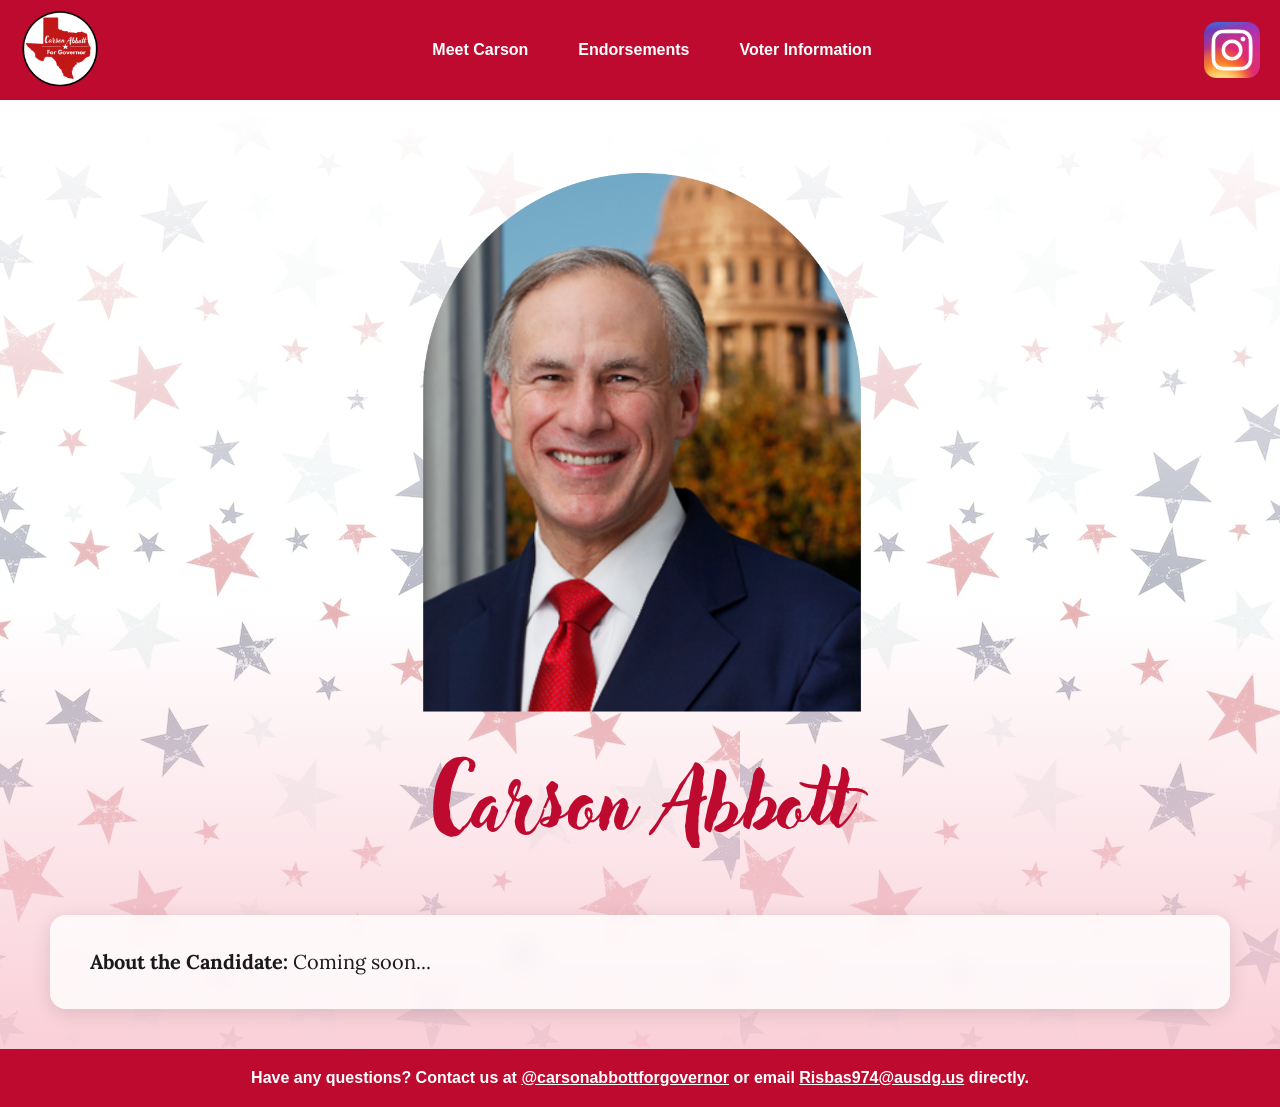
<file: Index.html>
<!DOCTYPE html>
<html lang="en">
<head>
    <meta charset="UTF-8">
    <meta name="viewport" content="width=device-width, initial-scale=1.0">
    <title>Carson Abbott for Governor</title>
    <link rel="icon" href="favicon.ico">
    <link rel="stylesheet" href="shared.css">
    <script src="nav.js" defer></script>
</head>
<body>
    <!--Nav bar -->
    <nav class="navbar">
        <a href="Index.html" class="nav-logo">
            <img src="favicon.ico" alt="Carson Abbott for Governor logo">
        </a>

        <ul class="nav-links" id="nav-links">
            <li><a href="Index.html">Meet Carson</a></li>
            <li><a href="Endorsements.html">Endorsements</a></li>
            <li><a href="VoterInformation.html">Voter Information</a></li>
        </ul>
        <a href="https://www.instagram.com/carsonabbottforgovernor" class="nav-instagram" target="_blank">
            <img src="Instagramicon.png" alt="Instagram">
        </a>
        <button class="hamburger" aria-label="Open menu" aria-expanded="false" aria-controls="nav-links">&#9776;</button>
    </nav>
    <!--nav bar ends here-->
    <main>
        <img class="main-pic" src="Placeholder.png" alt="Image of Carson Abbott">
        <h1 class="name">Carson Abbott</h1>
        <p class="biography"><strong>About the Candidate:</strong> Coming soon...</p>
    </main>

    <!--Footer -->
    <footer class="footer">
        Have any questions? Contact us at <a href="https://www.instagram.com/carsonabbottforgovernor" target="_blank">@carsonabbottforgovernor</a> or email <a href="mailto:risbas974@ausdg.us">Risbas974@ausdg.us</a> directly.
    </footer>
</body>
</html>
</file>
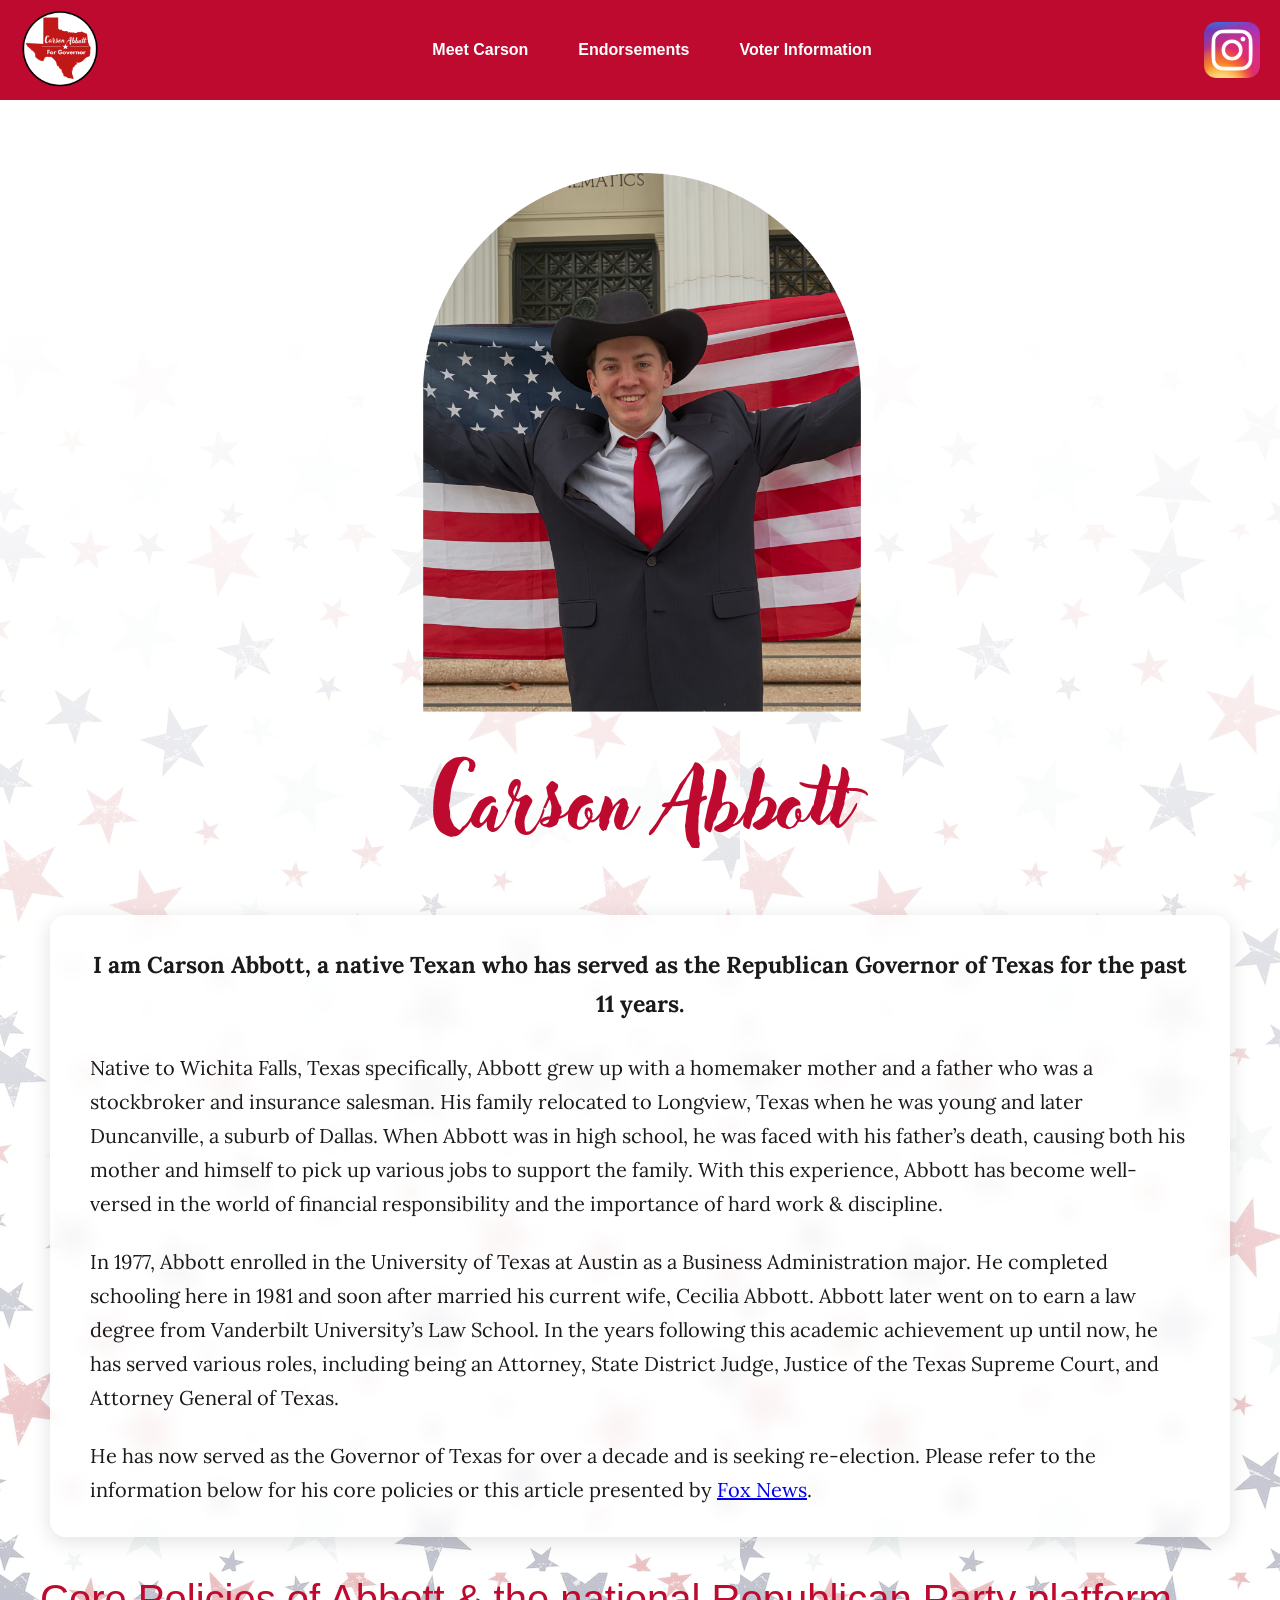
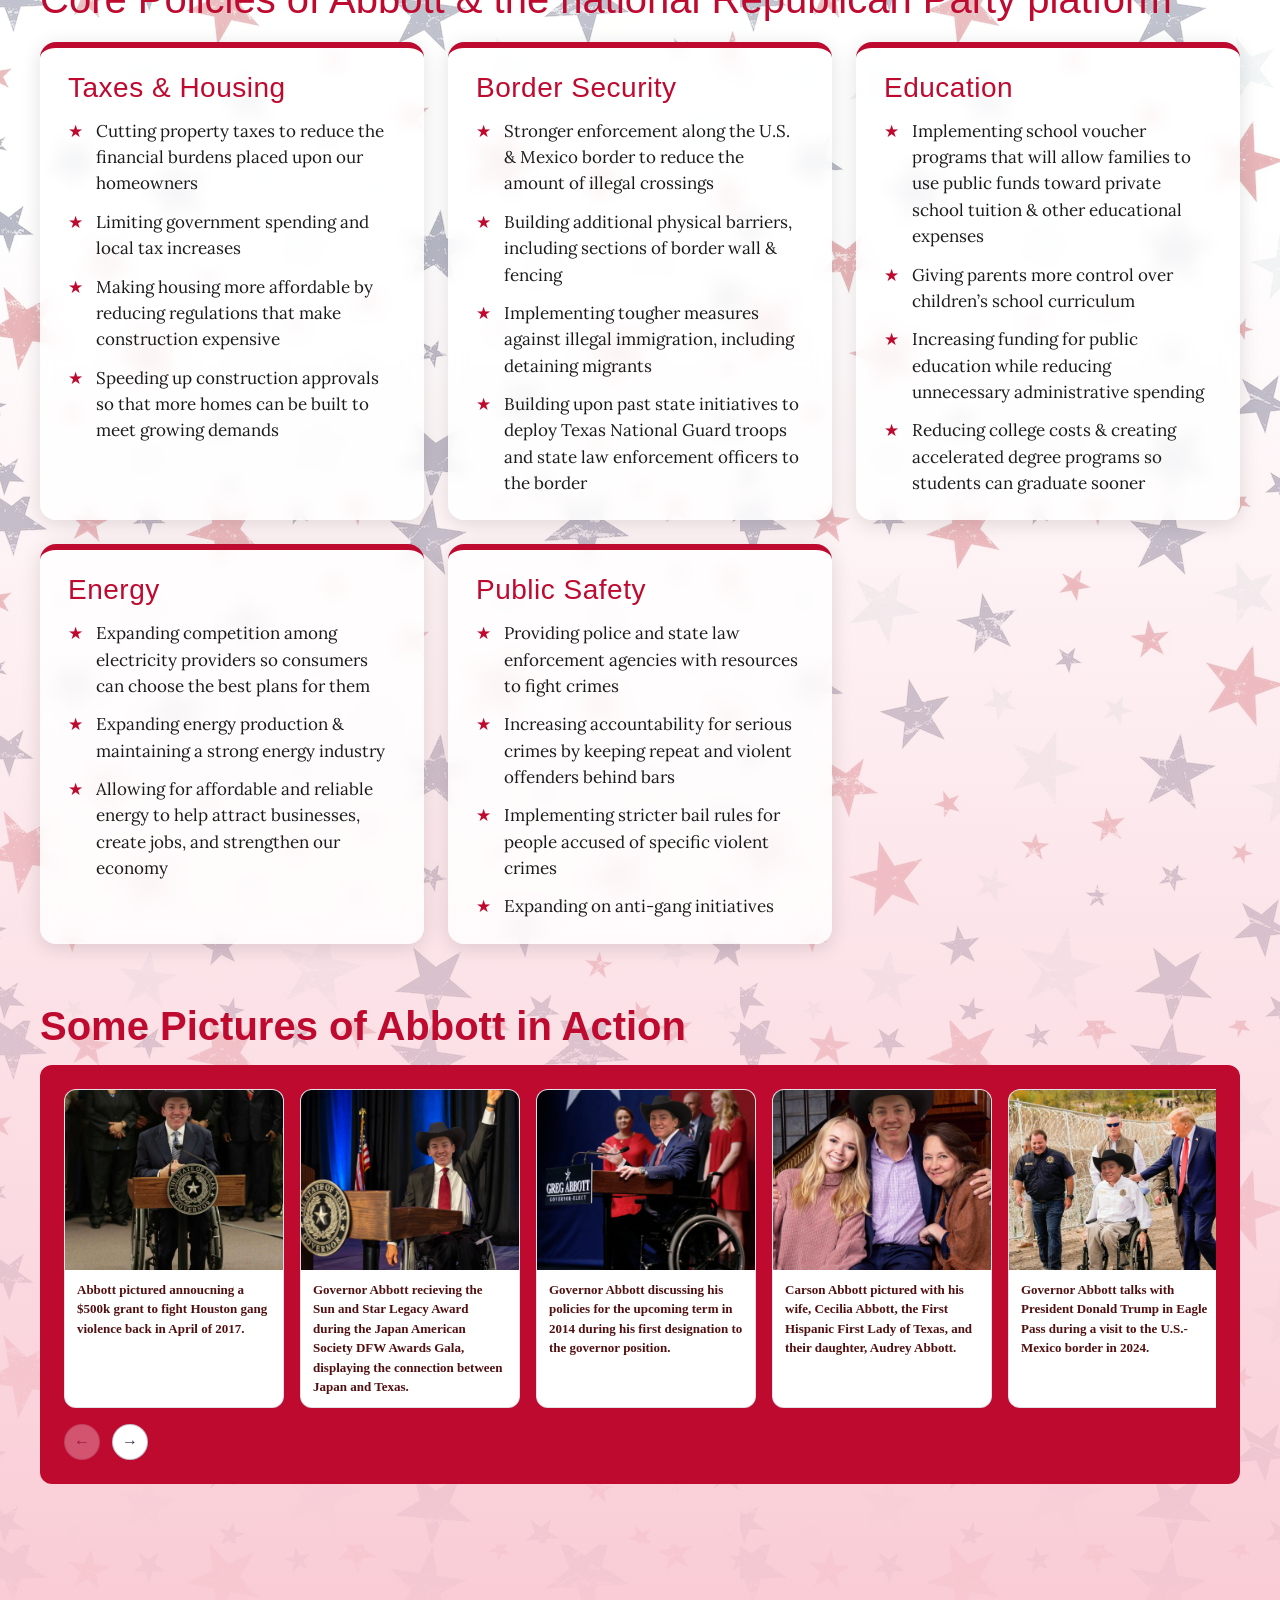
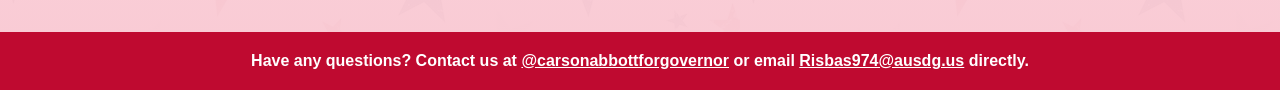
<file: index.html>
<!DOCTYPE html>
<html lang="en">
<head>
    <meta charset="UTF-8">
    <meta name="viewport" content="width=device-width, initial-scale=1.0">
    <title>Carson Abbott for Governor</title>
    <link rel="icon" href="favicon.ico">
    <link rel="stylesheet" href="shared.css">
    <script src="nav.js" defer></script>
</head>
<!-- Google tag (gtag.js) -->
<script async src="https://www.googletagmanager.com/gtag/js?id=G-7JBS8N11RR"></script>
<script>
  window.dataLayer = window.dataLayer || [];
  function gtag(){dataLayer.push(arguments);}
  gtag('js', new Date());

  gtag('config', 'G-7JBS8N11RR');
</script>
<body>
    <!--Nav bar -->
    <nav class="navbar">
        <a href="index.html" class="nav-logo">
            <img src="favicon.ico" alt="Carson Abbott for Governor logo">
        </a>

        <ul class="nav-links" id="nav-links">
            <li><a href="index.html">Meet Carson</a></li>
            <li><a href="Endorsements.html">Endorsements</a></li>
            <li><a href="VoterInformation.html">Voter Information</a></li>
        </ul>
        <a href="https://www.instagram.com/carsonabbottforgovernor" class="nav-instagram" target="_blank">
            <img src="Instagramicon.png" alt="Instagram">
        </a>
        <button class="hamburger" aria-label="Open menu" aria-expanded="false" aria-controls="nav-links">&#9776;</button>
    </nav>
    <!--nav bar ends here-->
    <main>
        <img class="main-pic" src="BiographyPicture.png" alt="Image of Carson Abbott">
        <h1 class="name">Carson Abbott</h1>
        <!--Biography-->
        <div class="biography">
            <p class="bio-intro">I am Carson Abbott, a native Texan who has served as the Republican Governor of Texas for the past 11 years.</p>
            <p>Native to Wichita Falls, Texas specifically, Abbott grew up with a homemaker mother and a father who was a stockbroker and insurance salesman. His family relocated to Longview, Texas when he was young and later Duncanville, a suburb of Dallas. When Abbott was in high school, he was faced with his father’s death, causing both his mother and himself to pick up various jobs to support the family. With this experience, Abbott has become well-versed in the world of financial responsibility and the importance of hard work &amp; discipline.</p>
            <p>In 1977, Abbott enrolled in the University of Texas at Austin as a Business Administration major. He completed schooling here in 1981 and soon after married his current wife, Cecilia Abbott. Abbott later went on to earn a law degree from Vanderbilt University’s Law School. In the years following this academic achievement up until now, he has served various roles, including being an Attorney, State District Judge, Justice of the Texas Supreme Court, and Attorney General of Texas.</p>
            <p>He has now served as the Governor of Texas for over a decade and is seeking re-election. Please refer to the information below for his core policies or this article presented by <a href="https://www.canva.com/design/DAHYxMOsAAo/20WUW53Wy_b_ZSEaHVXmZw/edit">Fox News</a>.</p>
        </div>

        <!--Core policies-->
        <section class="policies-section">
            <h2 class="policies-title">Core Policies of Abbott & the national Republican Party platform</h2>
            <div class="policy-grid">
                <div class="policy-card">
                    <h3>Taxes &amp; Housing</h3>
                    <ul>
                        <li>Cutting property taxes to reduce the financial burdens placed upon our homeowners</li>
                        <li>Limiting government spending and local tax increases</li>
                        <li>Making housing more affordable by reducing regulations that make construction expensive</li>
                        <li>Speeding up construction approvals so that more homes can be built to meet growing demands</li>
                    </ul>
                </div>
                <div class="policy-card">
                    <h3>Border Security</h3>
                    <ul>
                        <li>Stronger enforcement along the U.S. &amp; Mexico border to reduce the amount of illegal crossings</li>
                        <li>Building additional physical barriers, including sections of border wall &amp; fencing</li>
                        <li>Implementing tougher measures against illegal immigration, including detaining migrants</li>
                        <li>Building upon past state initiatives to deploy Texas National Guard troops and state law enforcement officers to the border</li>
                    </ul>
                </div>
                <div class="policy-card">
                    <h3>Education</h3>
                    <ul>
                        <li>Implementing school voucher programs that will allow families to use public funds toward private school tuition &amp; other educational expenses</li>
                        <li>Giving parents more control over children’s school curriculum</li>
                        <li>Increasing funding for public education while reducing unnecessary administrative spending</li>
                        <li>Reducing college costs &amp; creating accelerated degree programs so students can graduate sooner</li>
                    </ul>
                </div>
                <div class="policy-card">
                    <h3>Energy</h3>
                    <ul>
                        <li>Expanding competition among electricity providers so consumers can choose the best plans for them</li>
                        <li>Expanding energy production &amp; maintaining a strong energy industry</li>
                        <li>Allowing for affordable and reliable energy to help attract businesses, create jobs, and strengthen our economy</li>
                    </ul>
                </div>
                <div class="policy-card">
                    <h3>Public Safety</h3>
                    <ul>
                        <li>Providing police and state law enforcement agencies with resources to fight crimes</li>
                        <li>Increasing accountability for serious crimes by keeping repeat and violent offenders behind bars</li>
                        <li>Implementing stricter bail rules for people accused of specific violent crimes</li>
                        <li>Expanding on anti-gang initiatives</li>
                    </ul>
                </div>
            </div>
        </section>

        <!--Pictures of Carson Abbott-->
    <div class="activities-section">
    <h1 class="activities">Some Pictures of Abbott in Action</h1>
    <div class="carousel">
        <div class="carousel-wrapper">
            <div class="carousel-track">
                <div class="carousel-slide">
                    <img src="AbbottFightingGangViolence.png" alt="Abbott giving a speech about gang violence.">
                    <div class="slide-caption">Abbott pictured annoucning a $500k grant to fight Houston gang violence back in April of 2017.</div>
                </div>
                <div class="carousel-slide">
                    <img src="AbbottGettingAward.png" alt="Abbott recieving the Sun and Star Legacy Award.">
                    <div class="slide-caption">Governor Abbott recieving the Sun and Star Legacy Award during the Japan American Society DFW Awards Gala, displaying the connection between Japan and Texas.</div>
                </div>
                <div class="carousel-slide">
                    <img src="AbbottDiscussingPolicies.png" alt="Abbott Discussing Policies upon his first election.">
                    <div class="slide-caption"> Governor Abbott discussing his policies for the upcoming term in 2014 during his first designation to the governor position.</div>
                </div>
                <div class="carousel-slide">
                    <img src="AbbottFamily.png" alt="Carson Abbott with his Family">
                    <div class="slide-caption">Carson Abbott pictured with his wife, Cecilia Abbott, the First Hispanic First Lady of Texas, and their daughter, Audrey Abbott. </div>
                </div>
                <div class="carousel-slide">
                    <img src="AbbottAtBorder.png" alt="Abbott discussing border policies with President Trump.">
                    <div class="slide-caption">Governor Abbott talks with President Donald Trump in Eagle Pass during a visit to the U.S.- Mexico border in 2024. </div>
                </div>
                <div class="carousel-slide">
                    <img src="AbbottInACampaign.png" alt="Abbott in a Re-election campaign event">
                    <div class="slide-caption">Carson Abbott at his 2022 re-election campaign event, speaking to the people.</div>
                </div>
                <div class="carousel-slide">
                    <img src="AbbottSpeech.png" alt="Abbott giving a speech">
                    <div class="slide-caption">Governor Abbott speaking at a press conference at the Texas Capitol in Austin.</div>
                </div>
            </div>
        </div>
        <div class="carousel-controls">
            <button class="carousel-btn prev-btn" disabled>&#8592;</button>
            <button class="carousel-btn next-btn">&#8594;</button>
        </div>
    </div>
    <script>
        (function() {
            var carousel = document.querySelector('.activities-section .carousel');
            var track = carousel.querySelector('.carousel-track');
            var slides = track.querySelectorAll('.carousel-slide');
            var prevBtn = carousel.querySelector('.prev-btn');
            var nextBtn = carousel.querySelector('.next-btn');
            var current = 0;
            var total = slides.length;

            function getSlideWidth() {
                return slides[0].offsetWidth + 16;
            }

            function goTo(n) {
                current = Math.max(0, Math.min(n, total - 1));
                track.style.transform = 'translateX(-' + (current * getSlideWidth()) + 'px)';
                prevBtn.disabled = current === 0;
                nextBtn.disabled = current === total - 1;
            }

            prevBtn.addEventListener('click', function() { goTo(current - 1); });
            nextBtn.addEventListener('click', function() { goTo(current + 1); });
            window.addEventListener('resize', function() {
                track.style.transform = 'translateX(-' + (current * getSlideWidth()) + 'px)';
            });
        })();
    </script>
</div>
<br class="linebreak">
<br class="linebreak">
<br class="linebreak">
<br class="linebreak">
<br class="linebreak">
<br class="linebreak">
</main>

    <!--Footer -->
    <footer class="footer">
        Have any questions? Contact us at <a href="https://www.instagram.com/carsonabbottforgovernor" target="_blank">@carsonabbottforgovernor</a> or email <a href="mailto:risbas974@ausdg.us">Risbas974@ausdg.us</a> directly.
    </footer>
</body>
</html>
</file>
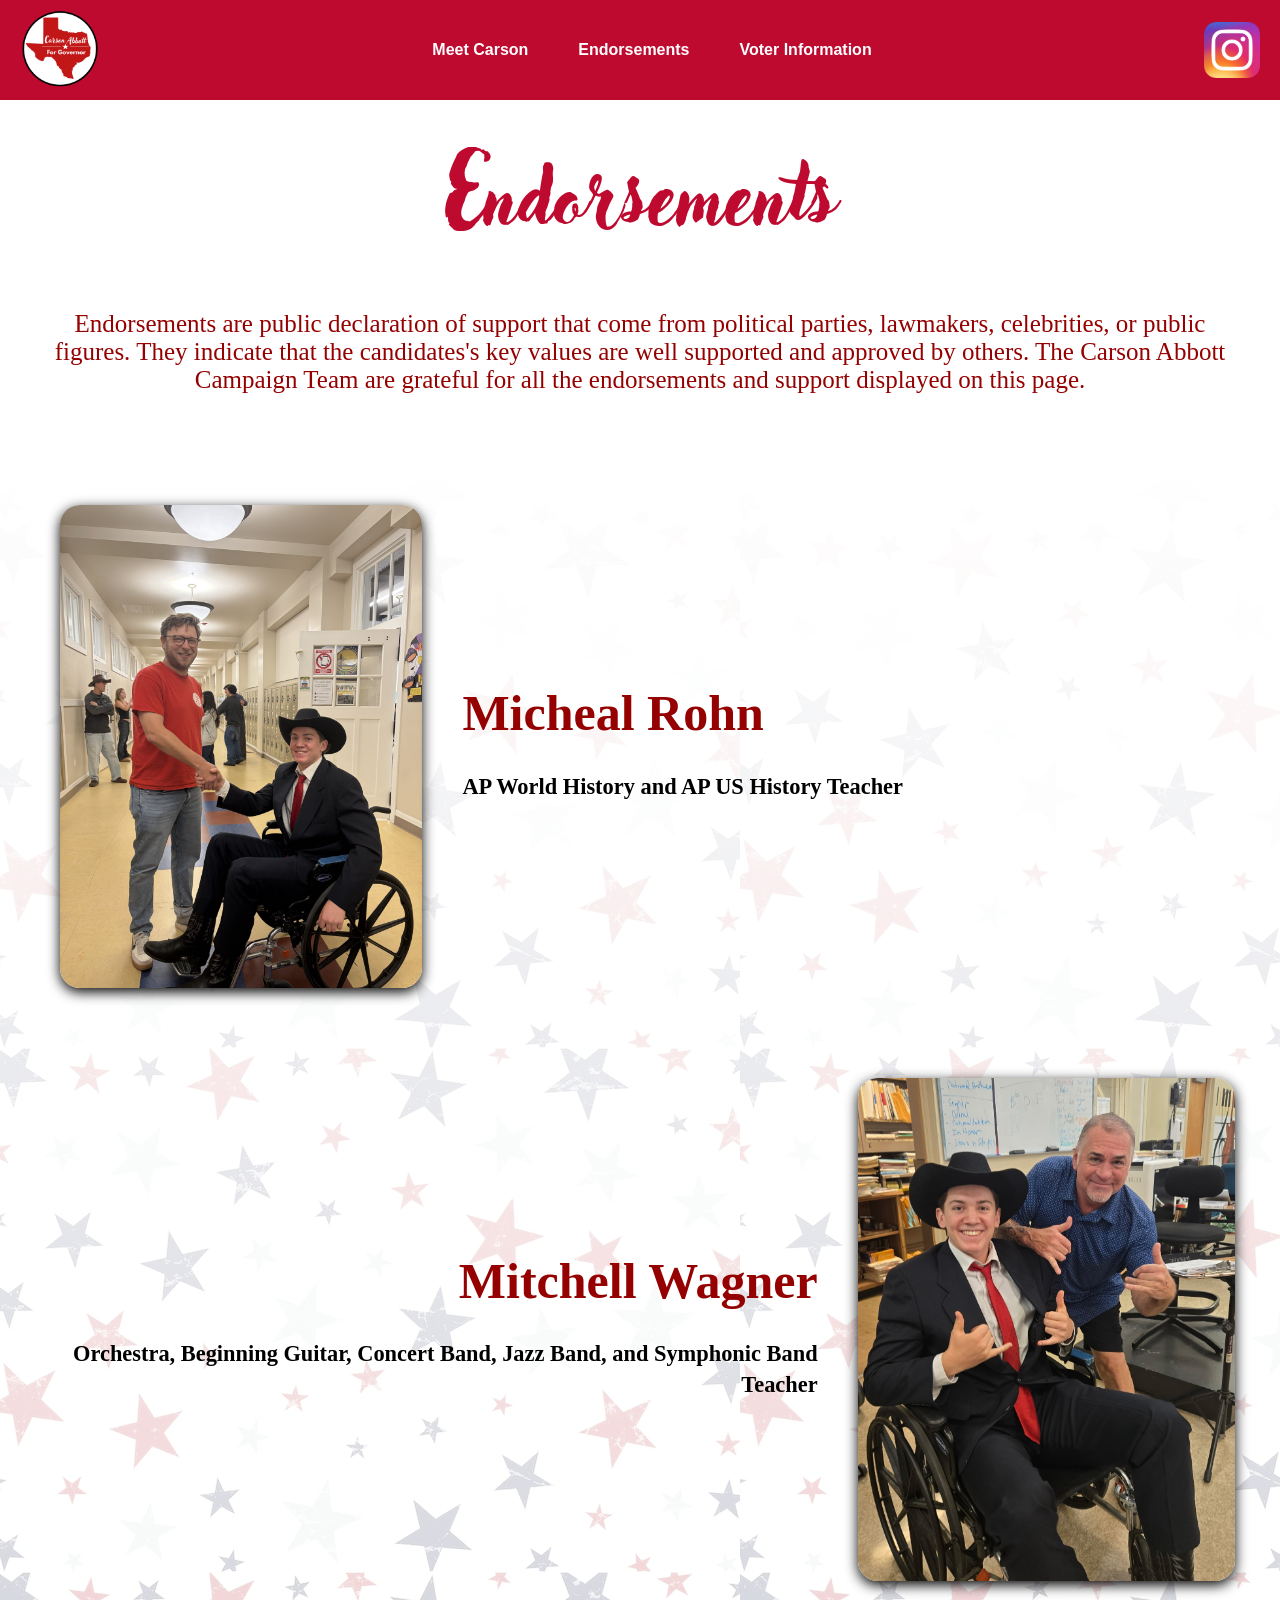
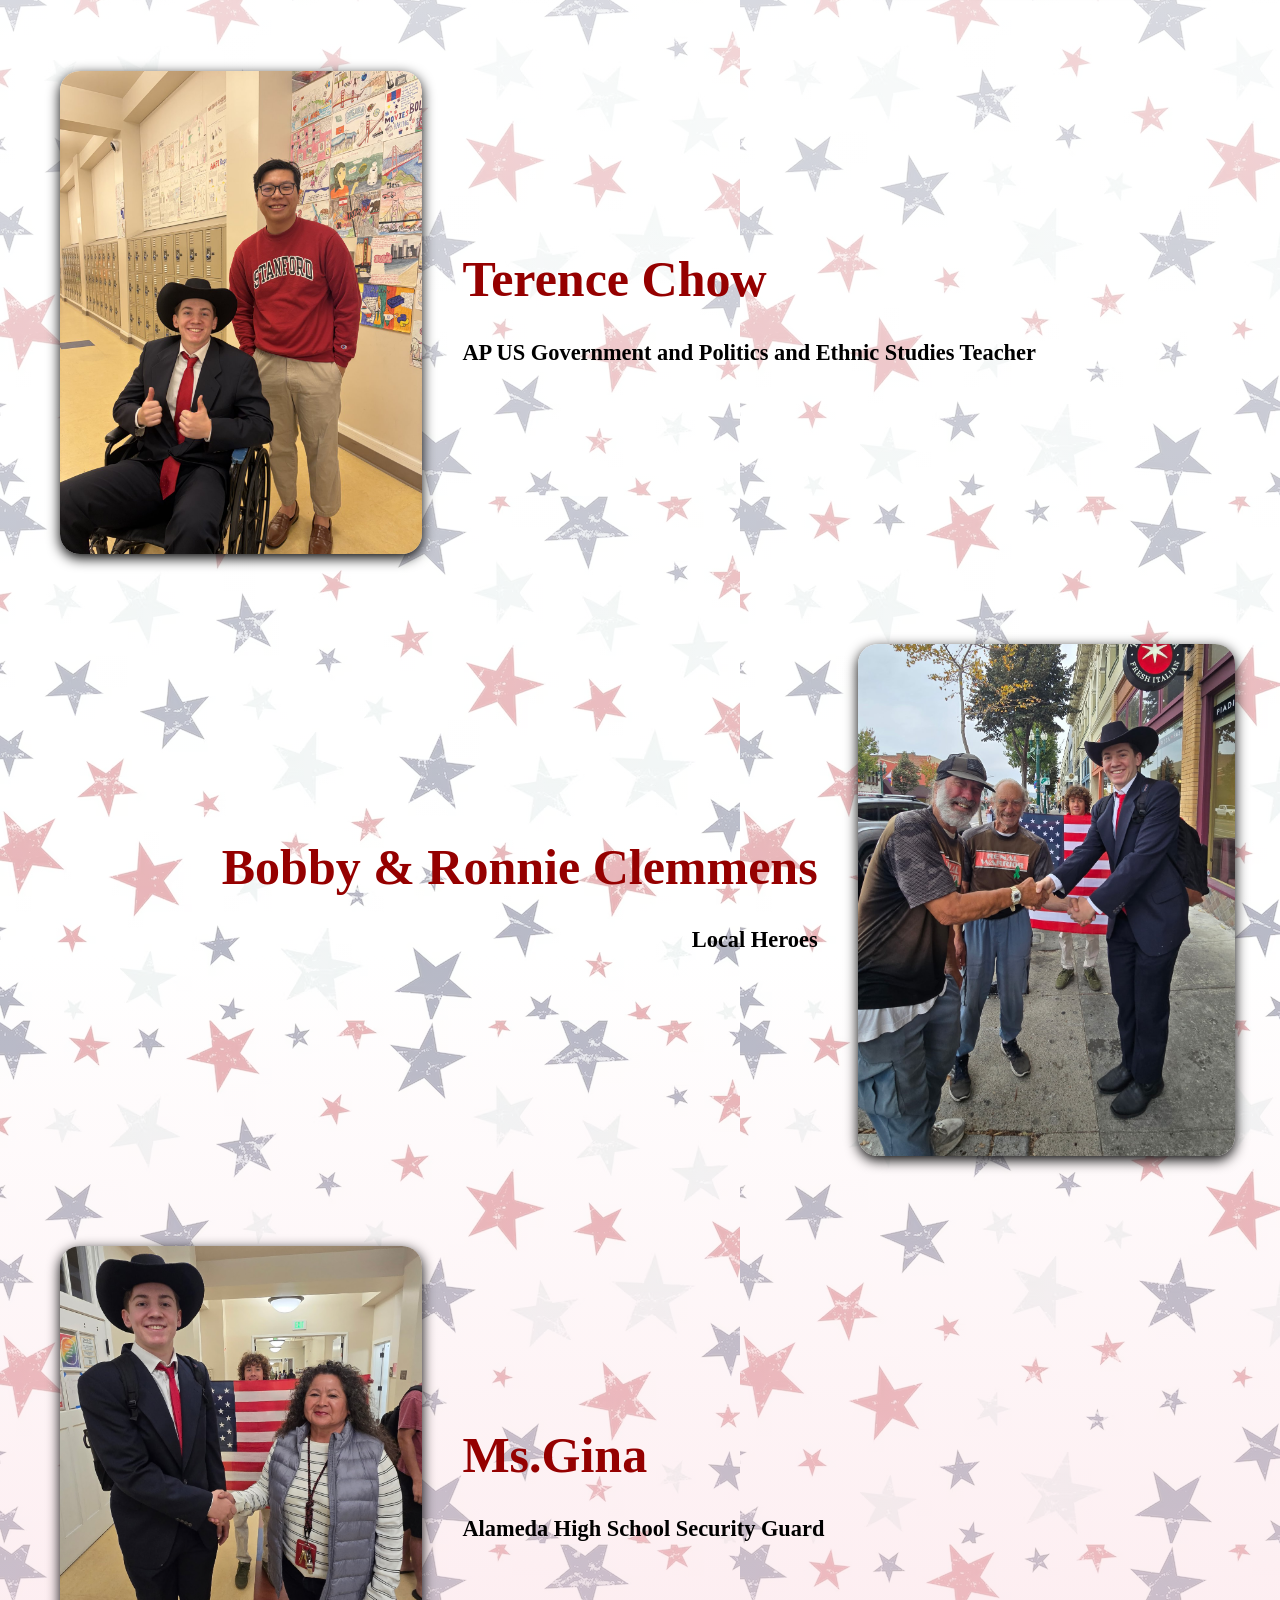
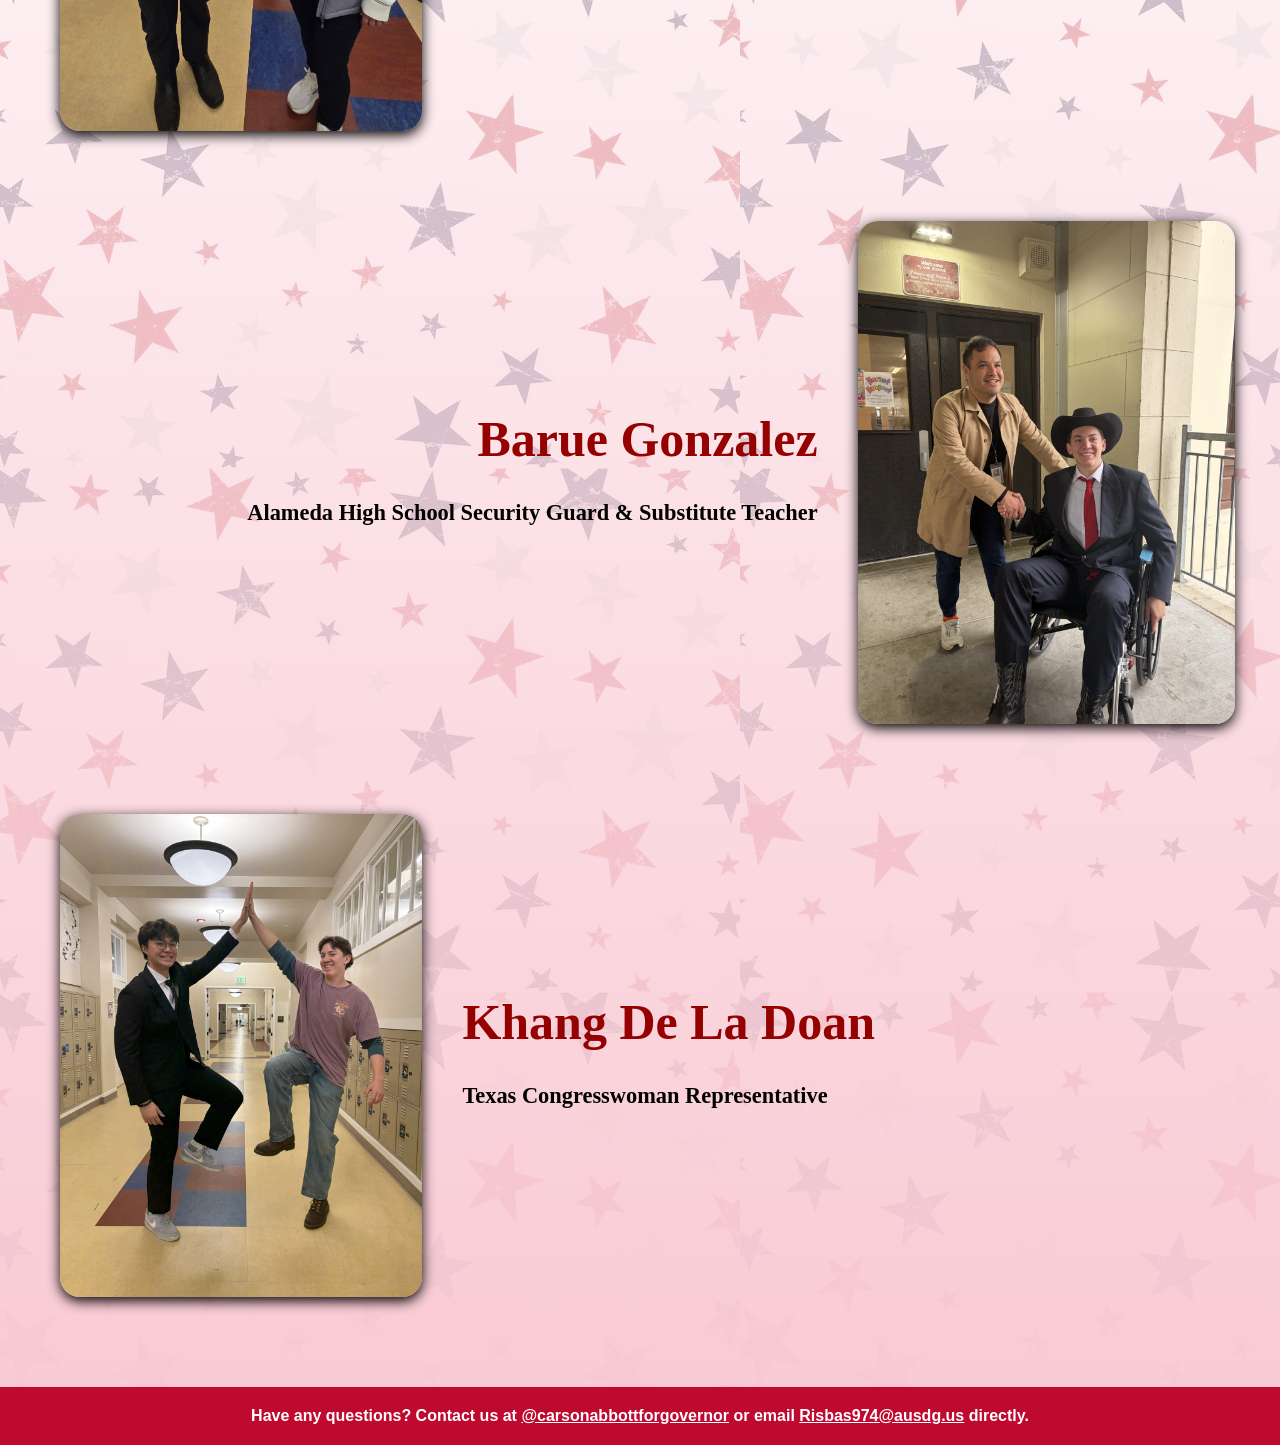
<file: Endorsements.html>
<!DOCTYPE html>
<html lang="en">
<head>
    <meta charset="UTF-8">
    <meta name="viewport" content="width=device-width, initial-scale=1.0">
    <title>Carson Abbott for Governor</title>
    <link rel="icon" href="favicon.ico">
    <link rel="stylesheet" href="shared.css">
    <script src="nav.js" defer></script>
    <!-- Google tag (gtag.js) -->
    <script async src="https://www.googletagmanager.com/gtag/js?id=G-7JBS8N11RR"></script>
    <script>
      window.dataLayer = window.dataLayer || [];
      function gtag(){dataLayer.push(arguments);}
      gtag('js', new Date());

      gtag('config', 'G-7JBS8N11RR');
    </script>
</head>
<body>
    <nav class="navbar">
        <a href="index.html" class="nav-logo">
            <img src="favicon.ico" alt="Carson Abbott for Governor logo">
        </a>

        <ul class="nav-links" id="nav-links">
            <li><a href="index.html">Meet Carson</a></li>
            <li><a href="Endorsements.html">Endorsements</a></li>
            <li><a href="VoterInformation.html">Voter Information</a></li>
        </ul>
        <a href="https://www.instagram.com/carsonabbottforgovernor" class="nav-instagram" target="_blank">
            <img src="Instagramicon.png" alt="Instagram">
        </a>
        <button class="hamburger" aria-label="Open menu" aria-expanded="false" aria-controls="nav-links">&#9776;</button>
    </nav>

    <main>
        <h1 class="title">Endorsements</h1>
        <h2> Endorsements are public declaration of support that come from political parties, lawmakers, celebrities, or public figures. They indicate that the candidates's key values are well supported and approved by others. The Carson Abbott Campaign Team are grateful for all the endorsements and support displayed on this page.</h2>
        <br>
        <br>
        <br>
        <br>
        <br>

        <!--Mr.Rohn Section-->
        <div class="container">
            <div class="image">
            <img src="michealrohn.JPG" alt="Picture of Carson Abbott with Micheal Rohn">
            </div>
            <div class="text">
            <h2 class="endorsementNames ">Micheal Rohn</h2>
            <h3>AP World History and AP US History Teacher</h3>
            </div>
        </div>
<br>
<br>
<br>
<br>
<br>

    <!--Mr Wagner section-->
    <div class="container2">
        <div class="text2">
            <h2 class="endorsementNames2">Mitchell Wagner</h2>
            <h3>Orchestra, Beginning Guitar, Concert Band, Jazz Band, and Symphonic Band Teacher</h3>
        </div>
        <div class="image2">
            <img src="mitchellwagner.JPG" alt="Picture of Carson Abbott with Mitchell Wagner">
        </div>
    </div>
<br>
<br>
<br>
<br>
<br>

<!--Mr.Chow Section-->
        <div class="container">
            <div class="image">
            <img src="terencechow.JPG" alt="Picture of Carson Abbott with Terence Chow">
            </div>
            <div class="text">
            <h2 class="endorsementNames ">Terence Chow</h2>
            <h3>AP US Government and Politics and Ethnic Studies Teacher</h3>
            </div>
        </div>
<br>
<br>
<br>
<br>
<br>
<!--Two Brothers section-->
    <div class="container2">
        <div class="text2">
            <h2 class="endorsementNames2">Bobby & Ronnie Clemmens</h2>
            <h3>Local Heroes</h3>
        </div>
        <div class="image2">
            <img src="bobbieronnie.JPG" alt="Picture of Carson Abbott with Bobby & Ronnie Clemmens">
        </div>
    </div>
<br>
<br>
<br>
<br>
<br>
<!--Ms.Gina Section-->
        <div class="container">
            <div class="image">
            <img src="gina.JPG" alt="Picture of Carson Abbott with Ms.Gina">
            </div>
            <div class="text">
            <h2 class="endorsementNames ">Ms.Gina</h2>
            <h3>Alameda High School Security Guard</h3>
            </div>
        </div>
<br>
<br>
<br>
<br>
<br>
<!--Other security guard section-->
    <div class="container2">
        <div class="text2">
            <h2 class="endorsementNames2">Barue Gonzalez</h2>
            <h3>Alameda High School Security Guard & Substitute Teacher</h3>
        </div>
        <div class="image2">
            <img src="mysteryman.JPG" alt="Picture of Carson Abbott with ????">
        </div>
    </div>
<br>
<br>
<br>
<br>
<br>
<!--Khang Section-->
        <div class="container">
            <div class="image">
            <img src="khangdeladoan.JPG" alt="Picture of Carson Abbott with Khang De La Doan">
            </div>
            <div class="text">
            <h2 class="endorsementNames ">Khang De La Doan</h2>
            <h3>Texas Congresswoman Representative</h3>
            </div>
        </div>
<br>
<br>
<br>
<br>
<br>
 </main>

    <footer class="footer">
        Have any questions? Contact us at <a href="https://www.instagram.com/carsonabbottforgovernor" target="_blank">@carsonabbottforgovernor</a> or email <a href="mailto:risbas974@ausdg.us">Risbas974@ausdg.us</a> directly.
    </footer>
</body>
</html>
</file>
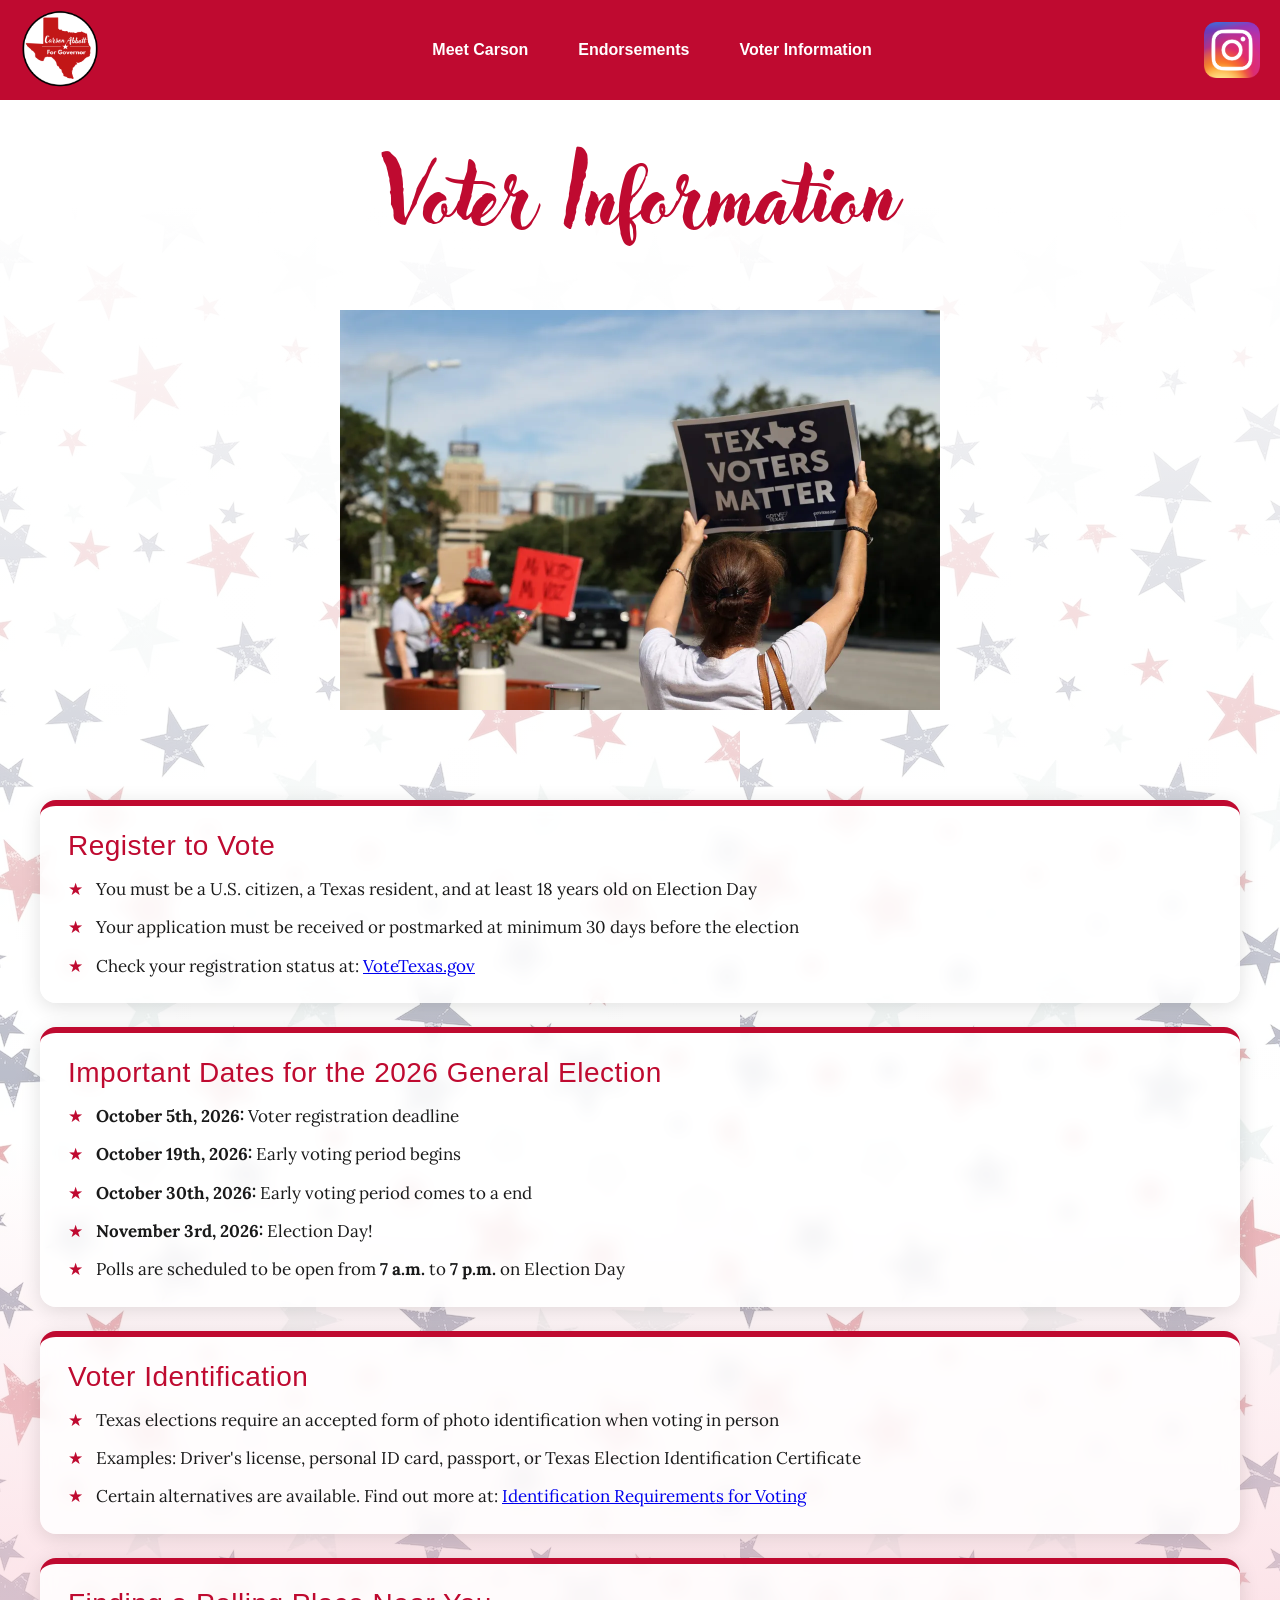
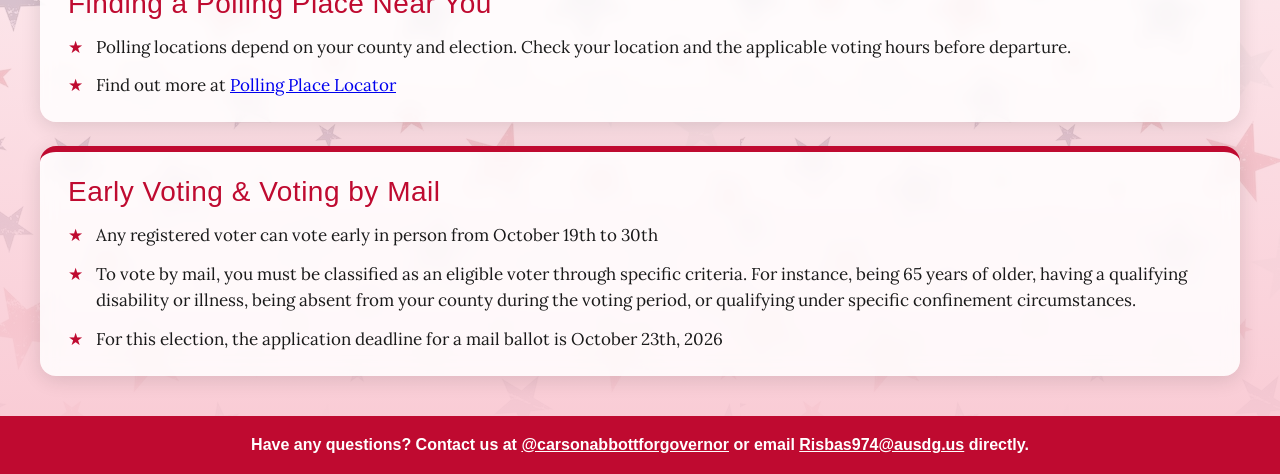
<file: VoterInformation.html>
<!DOCTYPE html>
<html lang="en">
<head>
    <meta charset="UTF-8">
    <meta name="viewport" content="width=device-width, initial-scale=1.0">
    <title>Carson Abbott for Governor</title>
    <link rel="icon" href="favicon.ico">
    <link rel="stylesheet" href="shared.css">
    <script src="nav.js" defer></script>
    <!-- Google tag (gtag.js) -->
    <script async src="https://www.googletagmanager.com/gtag/js?id=G-7JBS8N11RR"></script>
    <script>
      window.dataLayer = window.dataLayer || [];
      function gtag(){dataLayer.push(arguments);}
      gtag('js', new Date());

      gtag('config', 'G-7JBS8N11RR');
    </script>
</head>
<body>
    <nav class="navbar">
        <a href="index.html" class="nav-logo">
            <img src="favicon.ico" alt="Carson Abbott for Governor logo">
        </a>

        <ul class="nav-links" id="nav-links">
            <li><a href="index.html">Meet Carson</a></li>
            <li><a href="Endorsements.html">Endorsements</a></li>
            <li><a href="VoterInformation.html">Voter Information</a></li>
        </ul>
        <a href="https://www.instagram.com/carsonabbottforgovernor" class="nav-instagram" target="_blank">
            <img src="Instagramicon.png" alt="Instagram">
        </a>
        <button class="hamburger" aria-label="Open menu" aria-expanded="false" aria-controls="nav-links">&#9776;</button>
    </nav>

    <main>
        <h1 class="title">Voter Information</h1>
        <img class="main-pic" src="votinginfo.png" alt="Image of Texas Voters Advocating for Voting Rights">
        <br class="linebreak">
        <br class="linebreak">
        <br class="linebreak">
        <br class="linebreak">
        <br class="linebreak">

        <!--Voter info cards-->
        <section class="voter-section">
            <div class="voter-grid">
                <div class="policy-card">
                    <h3>Register to Vote</h3>
                    <ul>
                        <li>You must be a U.S. citizen, a Texas resident, and at least 18 years old on Election Day</li>
                        <li>Your application must be received or postmarked at minimum 30 days before the election</li>
                        <li>Check your registration status at: <a href="https://www.votetexas.gov">VoteTexas.gov</a></li>
                    </ul>
                </div>
                <div class="policy-card">
                    <h3>Important Dates for the 2026 General Election</h3>
                    <ul>
                        <li><strong>October 5th, 2026:</strong> Voter registration deadline</li>
                        <li><strong>October 19th, 2026:</strong> Early voting period begins</li>
                        <li><strong>October 30th, 2026:</strong> Early voting period comes to a end</li>
                        <li><strong>November 3rd, 2026:</strong> Election Day!</li>
                        <li>Polls are scheduled to be open from <strong>7 a.m.</strong> to <strong>7 p.m.</strong> on Election Day</li>
                    </ul>
                </div>
                <div class="policy-card">
                    <h3>Voter Identification</h3>
                    <ul>
                        <li>Texas elections require an accepted form of photo identification when voting in person</li>
                        <li>Examples: Driver's license, personal ID card, passport, or Texas Election Identification Certificate</li>
                        <li>Certain alternatives are available. Find out more at: <a href="https://www.votetexas.gov/voting/need-id.html">Identification Requirements for Voting</a></li>
                    </ul>
                </div>
                 <div class="policy-card">
                    <h3>Finding a Polling Place Near You</h3>
                    <ul>
                        <li>Polling locations depend on your county and election. Check your location and the applicable voting hours before departure. </li>
                        <li>Find out more at <a href="https://www.vote.org/polling-place-locator/">Polling Place Locator</a></li>
                    </ul>
                </div>
                <div class="policy-card">
                    <h3>Early Voting & Voting by Mail</h3>
                    <ul>
                        <li>Any registered voter can vote early in person from October 19th to 30th</li>
                        <li>To vote by mail, you must be classified as an eligible voter through specific criteria. For instance, being 65 years of older, having a qualifying disability or illness, being absent from your county during the voting period, or qualifying under specific confinement circumstances.</li>
                        <li>For this election, the application deadline for a mail ballot is October 23th, 2026</li>
                    </ul>
                </div>
            </div>
        </section>
    </main>

    <footer class="footer">
        Have any questions? Contact us at <a href="https://www.instagram.com/carsonabbottforgovernor" target="_blank">@carsonabbottforgovernor</a> or email <a href="mailto:risbas974@ausdg.us">Risbas974@ausdg.us</a> directly.
    </footer>
</body>
</html>
</file>
<file: shared.css>
@import url('https://fonts.googleapis.com/css2?family=Lora:ital,wght@0,400;0,600;0,700;1,400&display=swap');

@font-face {
    font-family: 'adlery-pro';
    src: url('fonts/adlery-pro.regular.ttf') format('truetype');
    font-weight: normal;
    font-style: normal;
}

*, *::before, *::after {
    box-sizing: border-box;
}

html, body {
    overflow-x: hidden;
}

body {
    margin: 0;
    font-family: Arial, Helvetica, sans-serif;
    font-weight: bolder;
    min-height: 100vh;
    display: flex;
    flex-direction: column;
    background:
        linear-gradient(
        to bottom,
        white 0%,
        white 10%,
        rgba(255, 255, 255, 0.7), #f9c9d3),
    url("starsbackground.png");
  background-repeat:250px 200px;
}

main {
    flex: 1;
}

.navbar {
    display: flex;
    align-items: center;
    justify-content: space-between;
    padding: 10px 20px;
    background-color: #bf0a30;
    color: #ffffff;
    font-size: 16px;
}

.nav-logo img {
    height: 5em;
    width: auto;
    display: block;
}

.nav-instagram img {
    height: 3.5em;
    width: auto;
    display: block;
}

.nav-links {
    display: flex;
    gap: 50px;
    list-style: none;
    margin: 0;
    padding: 0;
}

.nav-links a {
    color: #ffffff;
    text-decoration: none;
}

.nav-links a:hover {
    text-decoration: underline;
}

.hamburger {
    display: none;
    background: none;
    border: none;
    font-size: 30px;
    color: #ffffff;
    cursor: pointer;
    width: 48px;
    height: 48px;
    padding: 0;
    align-items: center;
    justify-content: center;
}

a:focus-visible,
button:focus-visible {
    outline: 3px solid #ffffff;
    outline-offset: 3px;
}

main a:focus-visible {
    outline-color: #bf0a30;
}

.main-pic {
    display: block;
    width: 100%;
    max-width: 600px;
    height: auto;
    margin: 40px auto 0;
}

.name {
    margin: 15px 0 40px;
    text-align: center;
    color: #bf0a30;
    font-size: 5em;
    font-family: 'adlery-pro', cursive;
    font-weight: normal;
}

/* Frosted white panel keeps the text readable over the background */
.biography {
    margin: 0 50px 40px;
    padding: 30px 40px;
    text-align: left;
    color: #1a1a1a;
    font-family: 'Lora', Georgia, serif;
    font-size: 1.25em;
    font-weight: normal;
    line-height: 1.7;
    background-color: rgba(255, 255, 255, 0.8);
    -webkit-backdrop-filter: blur(8px);
    backdrop-filter: blur(8px);
    border-radius: 16px;
    box-shadow: 0 4px 20px rgba(0, 0, 0, 0.12);
}

/* Paragraphs follow the .biography size*/
.biography p {
    font-size: inherit;
    margin: 0 0 1.2em;
}

.biography p:last-child {
    margin-bottom: 0;
}

.biography .bio-intro {
    text-align: center;
    font-weight: bold;
    font-size: 1.15em;
}

.footer {
    padding: 20px;
    background-color: #bf0a30;
    color: #ffffff;
    font-size: 16px;
    text-align: center;
}

.footer a {
    color: #ffffff;
}

footer {
    text-align:center;
    padding:10px;
    font-size:350;
    font-family:Arial, Helvetica, sans-serif;
 }

 .title {
    margin: 50px 0 40px;
    text-align: center;
    color: #bf0a30;
    font-size: 5em;
    font-family: 'adlery-pro', cursive;
    font-weight: normal;
 }

 h2 {
    font-family:Georgia;
    text-align:center;
    color:rgb(149, 0, 0);
    font-size: 25px;  
    font-weight:100;
    margin-left:50px;
    margin-right:50px;
}

/*Mr Rohn Section */
.container {
  display: flex;
  align-items: center;
  gap: 40px;
  padding: 0;               
  flex-wrap: wrap;   
}

.image {
  width: 33%;
  max-width: 450px;
  padding-left: 60px;
}
.image img {
  width: 100%;
  max-width: 100%;         
  height: auto;             
  display: block;   
  border-radius: 20px;   
  box-shadow: 0 4px 13px rgb(0,0,0); 
}

.text {
  flex: 1;                  
  min-width: 200px;
  margin-top:10px;
}

.endorsementNames {
  font-weight: 800; 
  font-size:50px;
  text-align: left;
  margin: 0;
  font-family:impact;
}
p {
  font-size: 20px;
}
h3 {
    font-size: large;
}

.text h3,
.text2 h3 {
    font-size: clamp(18px, 1.75vw, 26px);
}
@media (max-width: 500px) {
  .container {
    flex-direction: column;
    align-items: flex-start;
  }

  .image img {
    width: 100%; 
  }
}
.text {
  padding-right: 60px;
  font-size: clamp(1rem, 2vw, 1.5rem); 
  line-height: 1.4; 
  font-size: clamp(14px, 1.5vw, 18px);
  font-family:Georgia;
  word-break: break-word;
  white-space: normal; 
}

@media (max-width: 768px) {
  .text {
    max-width: 100%; 
  }
}

.break::after {
  content: "";
  display: block;
  margin-top: 0.3em;  
}

/*Wagner Section*/
.container2 {
  display: flex;
  align-items: center;
  gap: 40px;
  padding: 0;               
  flex-wrap: wrap;
}

.image2 {
  width: 33%;
  max-width: 450px;
  padding-right: 45px;
}
.image2 img {
  width: 100%;
  max-width: 100%;         
  height: auto;             
  display: block;   
  border-radius: 20px;   
  box-shadow: 0 4px 13px rgb(0,0,0); 
}

.text2 {
  flex: 1;                  
  min-width: 200px;
  margin-top:10px;
}
.endorsementNames2 {
  font-weight: 800; 
  font-size:50px;
  text-align: right;
  margin: 0;
  font-family:impact;
}
p {
  font-size: 20px;
}

@media (max-width: 500px) {
  .container2 {
    flex-direction: column;
    align-items: flex-start;
  }

  .image2 img {
    width: 100%; 
  }
}
.text2 {
  padding-left: 60px;
  font-size: clamp(0.9rem, 1.2vw, 1.2rem); 
  line-height: 1.4; 
  font-size: clamp(14px, 1.5vw, 18px);
  font-family:Georgia;
  word-break: break-word;
  white-space: normal; 
  text-align:right;
  margin-left: auto;
}

@media (max-width: 768px) {
  .text2 {
    max-width: 100%; 
  }
}

.break::after {
  content: "";
  display: block;
  margin-top: 0.3em;  
}


/* ── Mobile layout ──*/
@media (max-width: 768px) {
    .navbar {
        flex-wrap: wrap;
        min-height: 56px;
    }

    .nav-logo img {
        height: 3.5em;
    }

    .nav-instagram {
        margin-left: auto;
        margin-right: 8px;
    }

    .nav-instagram img {
        height: 2.5em;
    }

    .hamburger {
        display: flex;
    }

    .nav-links {
        order: 10;
        width: 100%;
        flex-direction: column;
        gap: 0;
        max-height: 0;
        overflow: hidden;
        transition: max-height 0.35s ease;
    }

    .nav-links.open {
        max-height: 500px;
    }

    .nav-links a {
        display: block;
        padding: 12px 20px;
        border-top: 1px solid rgba(255, 255, 255, 0.3);
        text-align: center;
        font-size: 1rem;
    }

    .name {
        font-size: clamp(40px, 14vw, 80px);
    }

    .biography {
        margin: 0 16px 30px;
        padding: 20px;
        font-size: clamp(16px, 4vw, 20px);
    }

    .main-pic {
        margin-top: 24px;
        padding: 0 16px;
    }

    .footer {
        font-size: 14px;
        overflow-wrap: anywhere;
    }

    .image,
    .image2 {
        width: 100%;
        max-width: none;
        padding: 0 20px;
    }
    
    .text,
    .text2 {
        order: -1;
        padding: 0 20px;
    }
}


@media (prefers-reduced-motion: reduce) {
    .nav-links {
        transition: none;
    }
}

/*Core policies section*/
.policies-section {
  padding: 0 40px 20px;
}

.policies-title {
  font-family: Impact, Haettenschweiler, 'Arial Narrow Bold', sans-serif;
  color: #bf0a30;
  font-size: 40px;
  font-weight: normal;
  text-align: left;
  margin: 0 0 20px 0;
}

.policy-grid {
  display: grid;
  grid-template-columns: repeat(auto-fit, minmax(300px, 1fr));
  gap: 24px;
}

/* Frosted cards to match the biography panel */
.policy-card {
  padding: 24px 28px;
  background-color: rgba(255, 255, 255, 0.85);
  -webkit-backdrop-filter: blur(8px);
  backdrop-filter: blur(8px);
  border-top: 6px solid #bf0a30;
  border-radius: 16px;
  box-shadow: 0 4px 20px rgba(0, 0, 0, 0.12);
}

.policy-card h3 {
  font-family: Impact, Haettenschweiler, 'Arial Narrow Bold', sans-serif;
  font-weight: normal;
  font-size: 28px;
  color: #bf0a30;
  margin: 0 0 14px 0;
  letter-spacing: 0.5px;
}

.policy-card ul {
  list-style: none;
  margin: 0;
  padding: 0;
}

.policy-card li {
  position: relative;
  padding-left: 28px;
  margin-bottom: 12px;
  font-family: 'Lora', Georgia, serif;
  font-weight: normal;
  font-size: 17px;
  line-height: 1.55;
  color: #1a1a1a;
}

.policy-card li:last-child {
  margin-bottom: 0;
}

/* Red star bullets */
.policy-card li::before {
  content: "\2605";
  position: absolute;
  left: 0;
  top: 0;
  color: #bf0a30;
}

@media (max-width: 600px) {
  .policies-section { padding: 0 16px 16px; }
  .policies-title { font-size: 32px; }
  .policy-grid { grid-template-columns: 1fr; }
  .policy-card { padding: 20px; }
}

.voter-section {
  padding: 0 40px 40px;
}

.voter-grid {
  display: flex;
  flex-direction: column;
  gap: 24px;
}

@media (max-width: 600px) {
  .voter-section { padding: 0 16px 24px; }
}

/*About me section 2*/
.activities-section {
  padding: 40px;
  box-sizing: border-box;
}

.activities {
  font-family: Impact, Haettenschweiler, 'Arial Narrow Bold', sans-serif;
  color: #bf0a30;
  font-size: 40px;
  margin: 0 0 12px 0;
  text-align: left;
}

.carousel {
  background-color: #bf0a30;
  border-radius: 12px;
  padding: 24px;
  box-sizing: border-box;
  width: 100%;
  margin: 16px 0 0 0;
}

.carousel-wrapper {
  overflow: hidden;
}

.carousel-track {
  display: flex;
  gap: 16px;
  transition: transform 0.35s ease;
}

.carousel-slide {
  flex: 0 0 220px;
  box-sizing: border-box;
  border-radius: 12px;
  overflow: hidden;
  border: 0.5px solid rgba(64, 47, 86, 0.15);
  background: white;
}

.carousel-slide img {
  width: 100%;
  height: 180px;
  object-fit: cover;
  display: block;
}

.slide-caption {
  padding: 10px 12px;
  font-size: 13px;
  color: rgb(82, 15, 15);
  font-family: 'Josefin Sans';
  line-height: 1.5;
}

.carousel-controls {
  display: flex;
  align-items: center;
  gap: 12px;
  margin-top: 16px;
}

.carousel-btn {
  flex-shrink: 0;
  width: 36px;
  height: 36px;
  border-radius: 50%;
  border: 1px solid rgba(64, 47, 86, 0.3);
  background: white;
  cursor: pointer;
  font-size: 16px;
  color: rgb(64, 47, 86);
  display: flex;
  align-items: center;
  justify-content: center;
  padding: 0;
  position: static;
  transform: none;
}
.carousel-btn:hover { background: rgba(64, 47, 86, 0.1); }
.carousel-btn:disabled { opacity: 0.3; cursor: default; }

@media (max-width: 600px) {
  .carousel-slide { flex: 0 0 100%; }
  .activities-section { padding: 24px 16px; }
}
</file>
